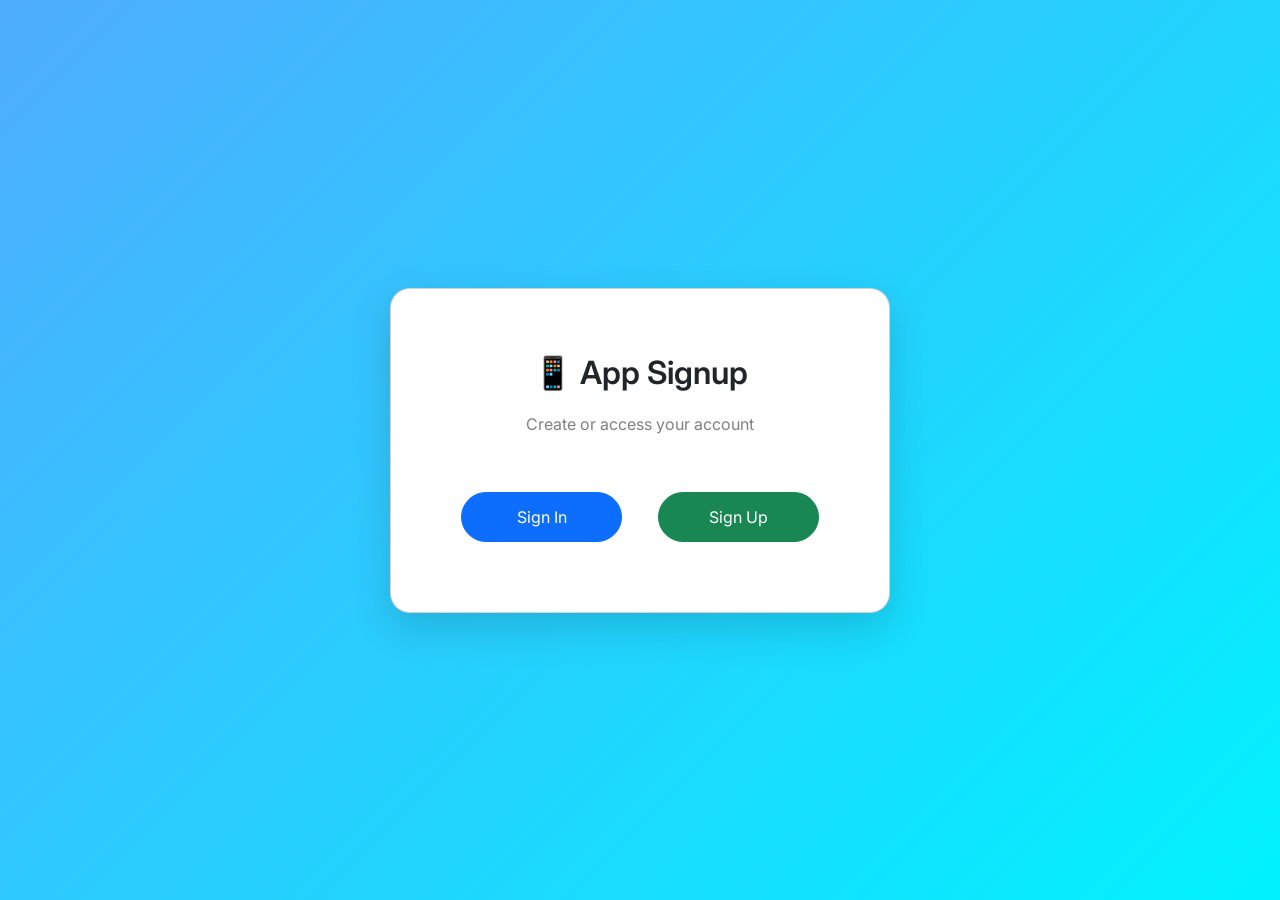
<file: TASK 1/templates/index.html>
<!DOCTYPE html>
<html>
<head>
    <title>App Signup</title>

    <link href="https://cdn.jsdelivr.net/npm/bootstrap@5.3.0/dist/css/bootstrap.min.css" rel="stylesheet">

    <!-- Font -->
    <link href="https://fonts.googleapis.com/css2?family=Inter:wght@400;600&display=swap" rel="stylesheet">

    <style>
        body {
            margin: 0;
            height: 100vh;
            background: linear-gradient(135deg, #4facfe, #00f2fe);
            display: flex;
            justify-content: center;
            align-items: center;
            font-family: 'Inter', sans-serif;
        }

        .card {
            width: 500px;  /* 🔥 Increased size */
            padding: 60px;
            border-radius: 20px;
            background: white;
            text-align: center;
            box-shadow: 0 15px 40px rgba(0,0,0,0.15);
        }

        .title {
            font-size: 32px;  /* 🔥 Bigger title */
            font-weight: 600;
            margin-bottom: 15px;
        }

        .subtitle {
            font-size: 16px;
            color: gray;
            margin-bottom: 30px;
        }

        .btn-main {
            width: 180px;
            padding: 12px;
            font-size: 16px;
            margin: 10px;
            border-radius: 25px;
        }
    </style>
</head>

<body>

<div class="card">
    <div class="title">📱 App Signup</div>
    <div class="subtitle">Create or access your account</div>

    <!-- FIXED BUTTON ALIGNMENT -->
    <div class="d-flex justify-content-center gap-3 mt-3">
        <a href="/signin" class="btn btn-primary btn-main">Sign In</a>
        <a href="/signup" class="btn btn-success btn-main">Sign Up</a>
    </div>
</div>

</body>
</html>
</file>
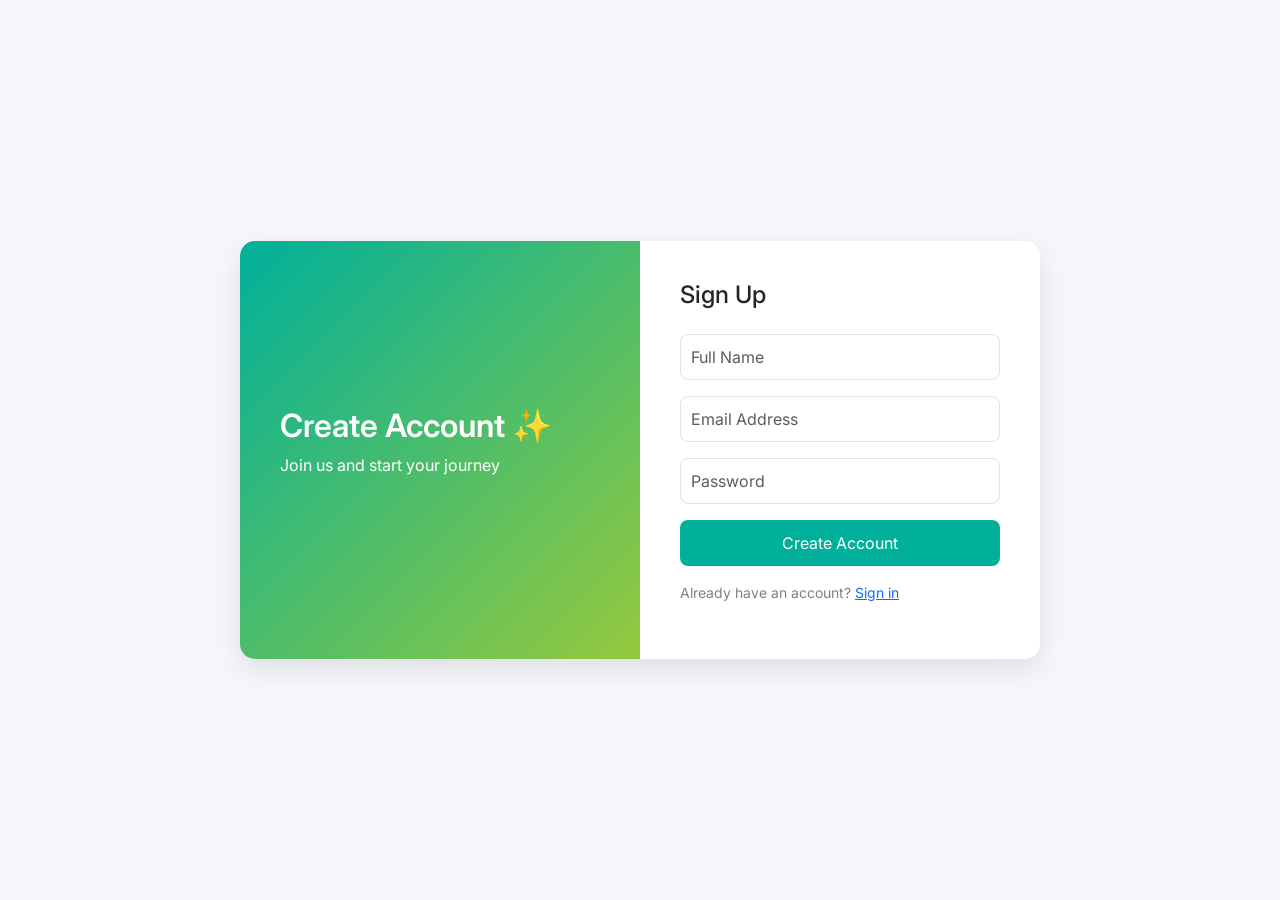
<file: TASK 1/templates/signup.html>
<!DOCTYPE html>
<html>
<head>
    <title>Sign Up</title>

    <link href="https://cdn.jsdelivr.net/npm/bootstrap@5.3.0/dist/css/bootstrap.min.css" rel="stylesheet">

    <!-- Google Font -->
    <link href="https://fonts.googleapis.com/css2?family=Inter:wght@400;500;600&display=swap" rel="stylesheet">

    <style>
        body {
            font-family: 'Inter', sans-serif;
            background: #f5f7fb;
            height: 100vh;
            display: flex;
            justify-content: center;
            align-items: center;
        }

        .container-box {
            display: flex;
            width: 800px;
            background: white;
            border-radius: 15px;
            overflow: hidden;
            box-shadow: 0 10px 30px rgba(0,0,0,0.1);
        }

        .left {
            width: 50%;
            background: linear-gradient(135deg, #00b09b, #96c93d);
            color: white;
            padding: 40px;
            display: flex;
            flex-direction: column;
            justify-content: center;
        }

        .right {
            width: 50%;
            padding: 40px;
        }

        .form-control {
            border-radius: 8px;
            padding: 10px;
        }

        .btn-signup {
            background: #00b09b;
            color: white;
            border-radius: 8px;
            padding: 10px;
        }

        .btn-signup:hover {
            background: #009688;
        }

        .title {
            font-weight: 600;
        }

        .small-text {
            font-size: 14px;
            color: gray;
        }
    </style>
</head>

<body>

<div class="container-box">

    <!-- LEFT SIDE -->
    <div class="left">
        <h2 class="title">Create Account ✨</h2>
        <p>Join us and start your journey</p>
    </div>

    <!-- RIGHT SIDE -->
    <div class="right">

        <h4 class="mb-4">Sign Up</h4>

        <form method="POST">
            <input type="text" name="name" class="form-control mb-3" placeholder="Full Name" required>

            <input type="email" name="email" class="form-control mb-3" placeholder="Email Address" required>

            <input type="password" name="password" class="form-control mb-3" placeholder="Password" required>

            <button class="btn btn-signup w-100">Create Account</button>
        </form>

        <p class="small-text mt-3">
            Already have an account? <a href="/signin">Sign in</a>
        </p>

    </div>

</div>

</body>
</html>
</file>
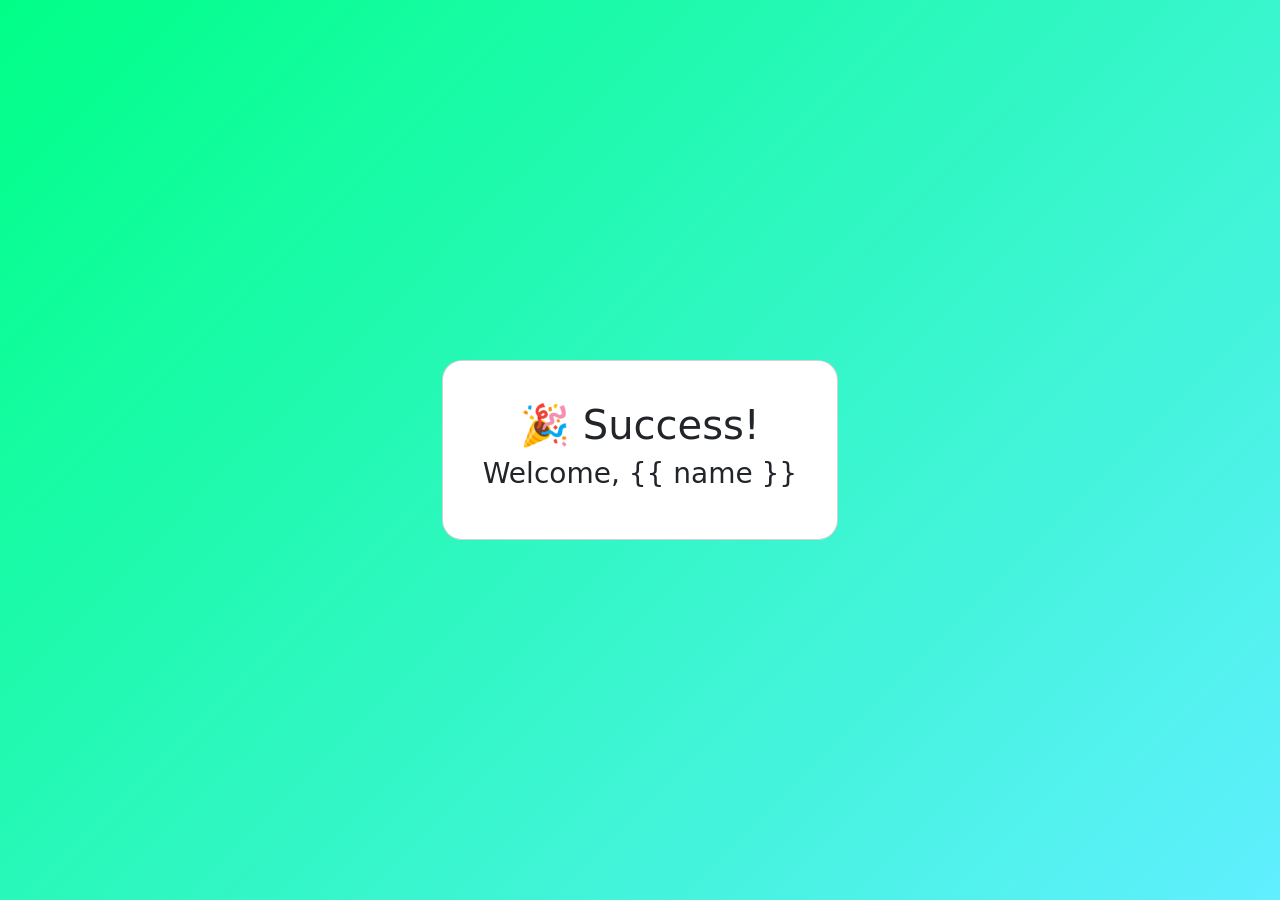
<file: TASK 1/templates/success.html>
<!DOCTYPE html>
<html>
<head>
    <title>Success</title>

    <link href="https://cdn.jsdelivr.net/npm/bootstrap@5.3.0/dist/css/bootstrap.min.css" rel="stylesheet">

    <style>
        body {
            height: 100vh;
            background: linear-gradient(135deg, #00ff87, #60efff);
            display: flex;
            justify-content: center;
            align-items: center;
        }

        .card {
            padding: 40px;
            border-radius: 20px;
            text-align: center;
            background: white;
            animation: pop 0.5s ease;
        }

        @keyframes pop {
            from {transform: scale(0.8);}
            to {transform: scale(1);}
        }
    </style>
</head>

<body>

<div class="card">
    <h1>🎉 Success!</h1>
    <h3>Welcome, {{ name }}</h3>
</div>

</body>
</html>
</file>
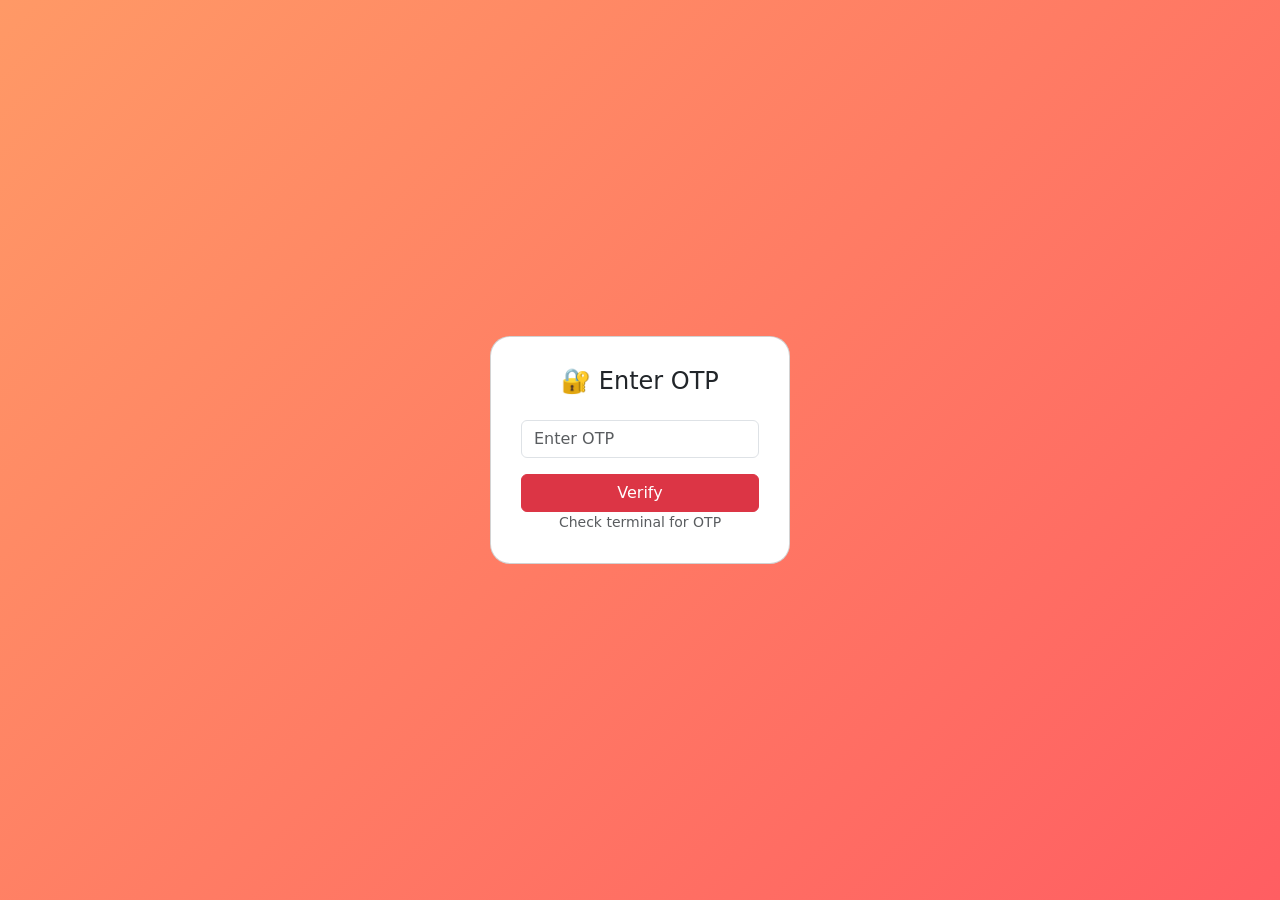
<file: TASK 1/templates/verify.html>
<!DOCTYPE html>
<html>
<head>
    <title>Verify</title>
    <link href="https://cdn.jsdelivr.net/npm/bootstrap@5.3.0/dist/css/bootstrap.min.css" rel="stylesheet">
    <style>
        body {
            height: 100vh;
            background: linear-gradient(135deg, #ff9966, #ff5e62);
            display: flex;
            justify-content: center;
            align-items: center;
        }
        .card {
            padding: 30px;
            border-radius: 20px;
            background: white;
            width: 300px;
            text-align: center;
        }
    </style>
</head>
<body>

<div class="card">
    <h4>🔐 Enter OTP</h4>

    <form method="POST">
        <input type="text" name="otp" class="form-control my-3" placeholder="Enter OTP" required>
        <button class="btn btn-danger w-100">Verify</button>
    </form>

    <small class="text-muted">Check terminal for OTP</small>
</div>

</body>
</html>
</file>
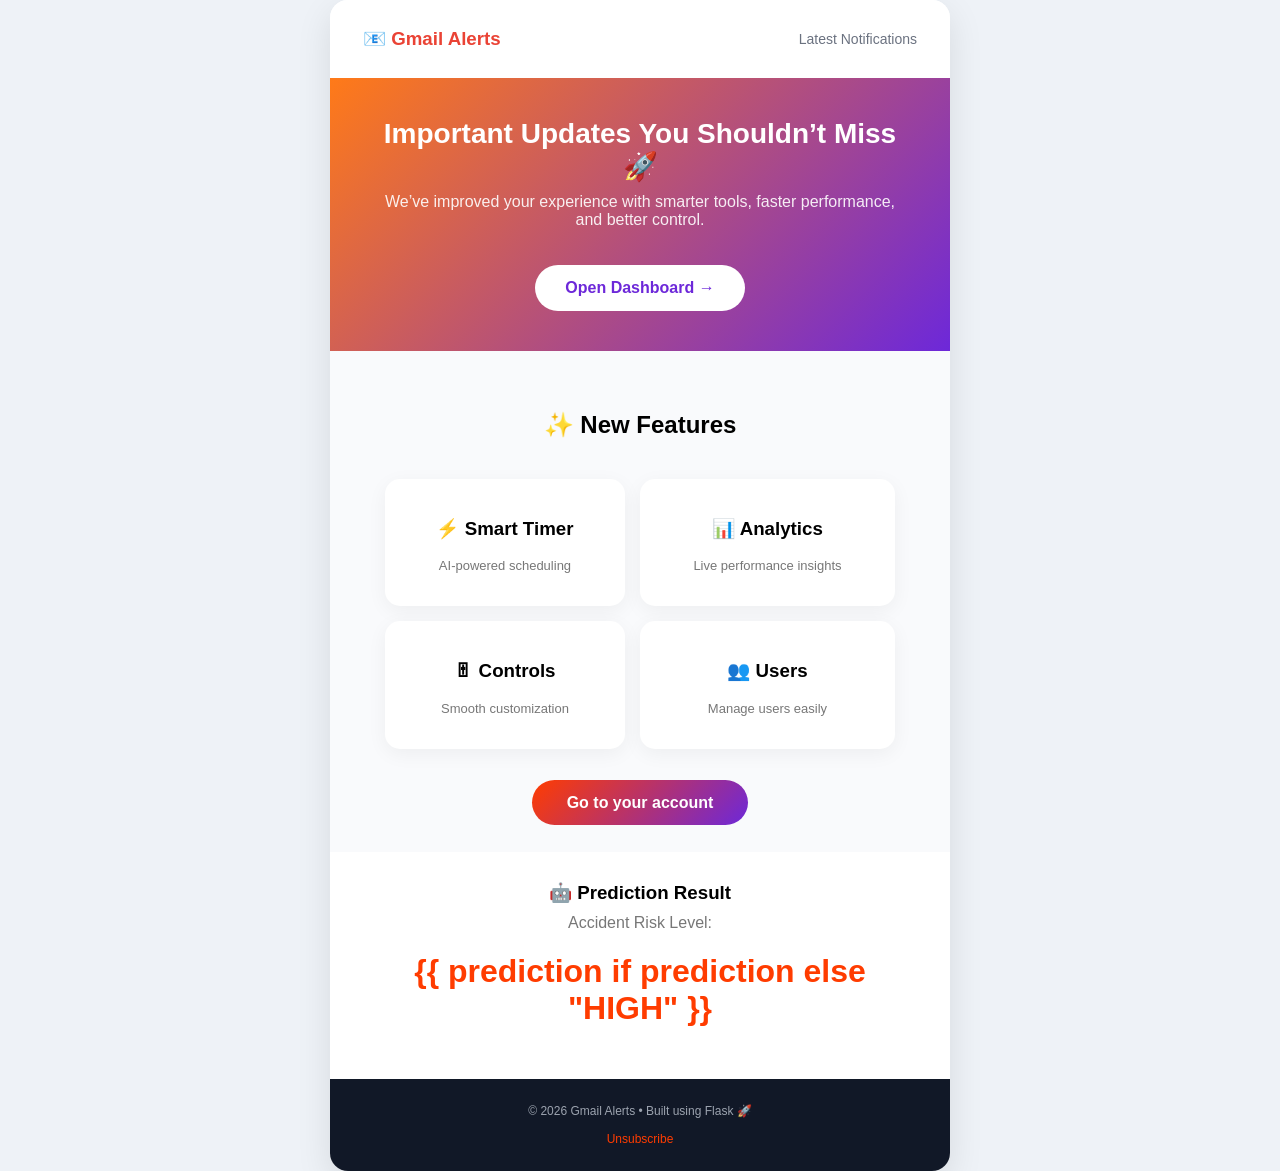
<file: TASK 2/templates/email.html>
<!DOCTYPE html>
<html>
<head>
<meta charset="UTF-8">
<title>Smart Email Update</title>
</head>

<body style="margin:0; padding:0; background:#eef2f7; font-family:Arial, sans-serif;">

<table width="100%" cellpadding="0" cellspacing="0" bgcolor="#eef2f7">
<tr>
<td align="center">

<!-- MAIN CONTAINER -->
<table width="620" cellpadding="0" cellspacing="0" style="background:#ffffff; border-radius:18px; overflow:hidden; box-shadow:0 12px 35px rgba(0,0,0,0.1);">

<!-- HEADER -->
<tr>
<td style="padding:25px 30px; background:#ffffff;">
<table width="100%">
<tr>
<td>
<h3 style="margin:0; color:#ea4335;">📧 Gmail Alerts</h3>
</td>
<td align="right" style="color:#6b7280; font-size:14px;">
Latest Notifications
</td>
</tr>
</table>
</td>
</tr>

<!-- HERO SECTION -->
<tr>
<td style="padding:40px; text-align:center; background:linear-gradient(135deg,#ff7a18,#6d28d9); color:#fff;">

<h1 style="margin:0; font-size:28px;">
Important Updates You Shouldn’t Miss 🚀
</h1>

<p style="margin-top:10px; opacity:0.9;">
We’ve improved your experience with smarter tools, faster performance, and better control.
</p>

<a href="#" style="display:inline-block; margin-top:20px; padding:14px 30px; background:#ffffff; color:#6d28d9; text-decoration:none; border-radius:40px; font-weight:bold;">
Open Dashboard →
</a>

</td>
</tr>

<!-- FEATURES SECTION -->
<tr>
<td style="padding:40px; background:#f9fafc;">

<h2 style="text-align:center; margin-bottom:25px;">✨ New Features</h2>

<table width="100%" cellspacing="15">

<tr>

<td style="background:#ffffff; padding:20px; border-radius:15px; text-align:center; box-shadow:0 5px 20px rgba(0,0,0,0.05);">
<h3>⚡ Smart Timer</h3>
<p style="font-size:13px; color:#777;">AI-powered scheduling</p>
</td>

<td style="background:#ffffff; padding:20px; border-radius:15px; text-align:center; box-shadow:0 5px 20px rgba(0,0,0,0.05);">
<h3>📊 Analytics</h3>
<p style="font-size:13px; color:#777;">Live performance insights</p>
</td>

</tr>

<tr>

<td style="background:#ffffff; padding:20px; border-radius:15px; text-align:center; box-shadow:0 5px 20px rgba(0,0,0,0.05);">
<h3>🎚 Controls</h3>
<p style="font-size:13px; color:#777;">Smooth customization</p>
</td>

<td style="background:#ffffff; padding:20px; border-radius:15px; text-align:center; box-shadow:0 5px 20px rgba(0,0,0,0.05);">
<h3>👥 Users</h3>
<p style="font-size:13px; color:#777;">Manage users easily</p>
</td>

</tr>

</table>

<!-- CTA BUTTON -->
<div style="text-align:center; margin-top:30px;">
<a href="#" style="padding:14px 35px; background:linear-gradient(135deg,#ff3c00,#6d28d9); color:#fff; text-decoration:none; border-radius:30px; font-weight:bold;">
Go to your account
</a>
</div>

</td>
</tr>

<!-- OPTIONAL ML RESULT (FOR YOUR PROJECT) -->
<tr>
<td style="padding:30px; text-align:center; background:#ffffff;">
<h3 style="margin:0;">🤖 Prediction Result</h3>

<p style="color:#777; margin-top:10px;">Accident Risk Level:</p>

<h1 style="color:#ff3c00;">
{{ prediction if prediction else "HIGH" }}
</h1>
</td>
</tr>

<!-- FOOTER -->
<tr>
<td style="background:#111827; color:#9ca3af; text-align:center; padding:25px; font-size:12px;">
© 2026 Gmail Alerts • Built using Flask 🚀 <br><br>
<a href="#" style="color:#ff3c00; text-decoration:none;">Unsubscribe</a>
</td>
</tr>

</table>

</td>
</tr>
</table>

</body>
</html>
</file>
